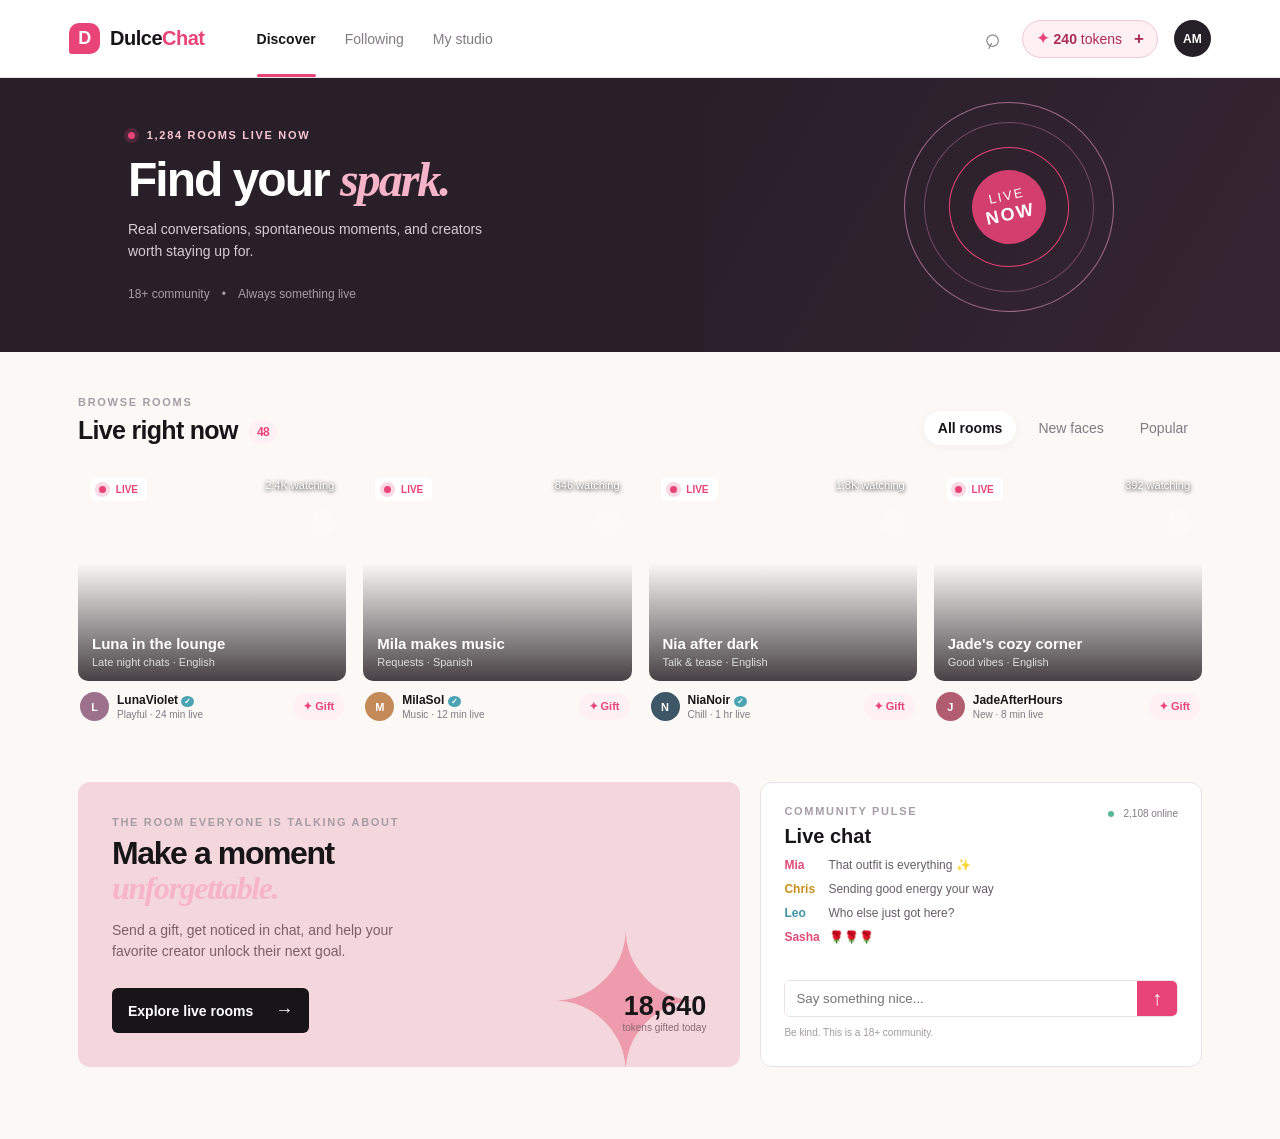
<file: index.html>
<!DOCTYPE html>
<html lang="en">
<head>
    <meta charset="UTF-8" />
    <meta name="viewport" content="width=device-width, initial-scale=1.0" />
    <meta name="description" content="DulceChat is a live creator community with private rooms, live chat, and token gifts." />
    <title>DulceChat | Live rooms</title>
    <link rel="stylesheet" href="bundle.css" />
</head>
<body>
    <header class="site-header">
        <a class="brand" href="index.html" aria-label="DulceChat home"><span class="brand-mark">D</span><span>Dulce<span>Chat</span></span></a>
        <nav class="main-nav" aria-label="Main navigation">
            <a class="active" href="#discover">Discover</a>
            <a href="#following">Following</a>
            <a href="dashboard.html">My studio</a>
        </nav>
        <div class="header-actions">
            <button class="icon-button" type="button" aria-label="Search">⌕</button>
            <button class="wallet-button" id="buyTokens" type="button"><span>✦</span> <strong id="tokenBalance">240</strong> tokens <b>+</b></button>
            <button class="avatar-button" type="button" aria-label="Open profile">AM</button>
        </div>
    </header>

    <main>
        <section class="hero" id="discover">
            <div class="hero-copy">
                <p class="eyebrow"><span class="pulse-dot"></span> 1,284 rooms live now</p>
                <h1>Find your <em>spark.</em></h1>
                <p class="hero-lede">Real conversations, spontaneous moments, and creators worth staying up for.</p>
                <div class="hero-meta"><span>18+ community</span><span>•</span><span>Always something live</span></div>
            </div>
            <div class="hero-art" aria-hidden="true"><span class="art-ring"></span><span class="art-label">LIVE<br /><b>NOW</b></span></div>
        </section>

        <section class="room-section" aria-labelledby="live-heading">
            <div class="section-heading">
                <div><p class="kicker">Browse rooms</p><h2 id="live-heading">Live right now <span class="count">48</span></h2></div>
                <div class="filters">
                    <button class="filter active" data-filter="all" type="button">All rooms</button>
                    <button class="filter" data-filter="new" type="button">New faces</button>
                    <button class="filter" data-filter="popular" type="button">Popular</button>
                </div>
            </div>
            <div class="room-grid" id="roomGrid">
                <article class="room-card featured-room" data-category="popular"><div class="room-image image-one"><span class="live-tag"><i></i> LIVE</span><span class="room-viewers">2.4K watching</span><button class="heart" type="button" aria-label="Favorite Luna">♡</button><div class="room-caption"><strong>Luna in the lounge</strong><span>Late night chats · English</span></div></div><div class="room-info"><div class="creator"><span class="creator-avatar avatar-luna">L</span><div><strong>LunaViolet <span class="verified">✓</span></strong><small>Playful · 24 min live</small></div></div><button class="mini-gift" data-creator="LunaViolet" type="button">✦ Gift</button></div></article>
                <article class="room-card" data-category="new"><div class="room-image image-two"><span class="live-tag"><i></i> LIVE</span><span class="room-viewers">846 watching</span><button class="heart" type="button" aria-label="Favorite Mila">♡</button><div class="room-caption"><strong>Mila makes music</strong><span>Requests · Spanish</span></div></div><div class="room-info"><div class="creator"><span class="creator-avatar avatar-mila">M</span><div><strong>MilaSol <span class="verified">✓</span></strong><small>Music · 12 min live</small></div></div><button class="mini-gift" data-creator="MilaSol" type="button">✦ Gift</button></div></article>
                <article class="room-card" data-category="popular"><div class="room-image image-three"><span class="live-tag"><i></i> LIVE</span><span class="room-viewers">1.8K watching</span><button class="heart" type="button" aria-label="Favorite Nia">♡</button><div class="room-caption"><strong>Nia after dark</strong><span>Talk &amp; tease · English</span></div></div><div class="room-info"><div class="creator"><span class="creator-avatar avatar-nia">N</span><div><strong>NiaNoir <span class="verified">✓</span></strong><small>Chill · 1 hr live</small></div></div><button class="mini-gift" data-creator="NiaNoir" type="button">✦ Gift</button></div></article>
                <article class="room-card" data-category="new"><div class="room-image image-four"><span class="live-tag"><i></i> LIVE</span><span class="room-viewers">392 watching</span><button class="heart" type="button" aria-label="Favorite Jade">♡</button><div class="room-caption"><strong>Jade's cozy corner</strong><span>Good vibes · English</span></div></div><div class="room-info"><div class="creator"><span class="creator-avatar avatar-jade">J</span><div><strong>JadeAfterHours</strong><small>New · 8 min live</small></div></div><button class="mini-gift" data-creator="JadeAfterHours" type="button">✦ Gift</button></div></article>
            </div>
        </section>

        <section class="content-layout" id="following">
            <div class="spotlight"><div><p class="kicker">The room everyone is talking about</p><h2>Make a moment<br /><em>unforgettable.</em></h2><p>Send a gift, get noticed in chat, and help your favorite creator unlock their next goal.</p><button class="primary-button" type="button" data-scroll="roomGrid">Explore live rooms <span>→</span></button></div><div class="spotlight-stat"><strong>18,640</strong><span>tokens gifted today</span></div></div>
            <aside class="chat-panel"><div class="chat-heading"><div><p class="kicker">Community pulse</p><h3>Live chat</h3></div><span class="online"><i></i> 2,108 online</span></div><div class="chat-messages" id="chatMessages"><p><b class="pink">Mia</b><span>That outfit is everything ✨</span></p><p><b class="gold">Chris</b><span>Sending good energy your way</span></p><p><b class="blue">Leo</b><span>Who else just got here?</span></p><p><b class="pink">Sasha</b><span>🌹🌹🌹</span></p></div><form class="chat-form" id="chatForm"><input id="chatInput" type="text" maxlength="80" placeholder="Say something nice..." autocomplete="off" /><button type="submit" aria-label="Send message">↑</button></form><p class="chat-note">Be kind. This is a 18+ community.</p></aside>
        </section>
    </main>

    <div class="toast" id="toast" role="status" aria-live="polite"></div>
    <script src="bundle.js"></script>
</body>
</html>
</file>
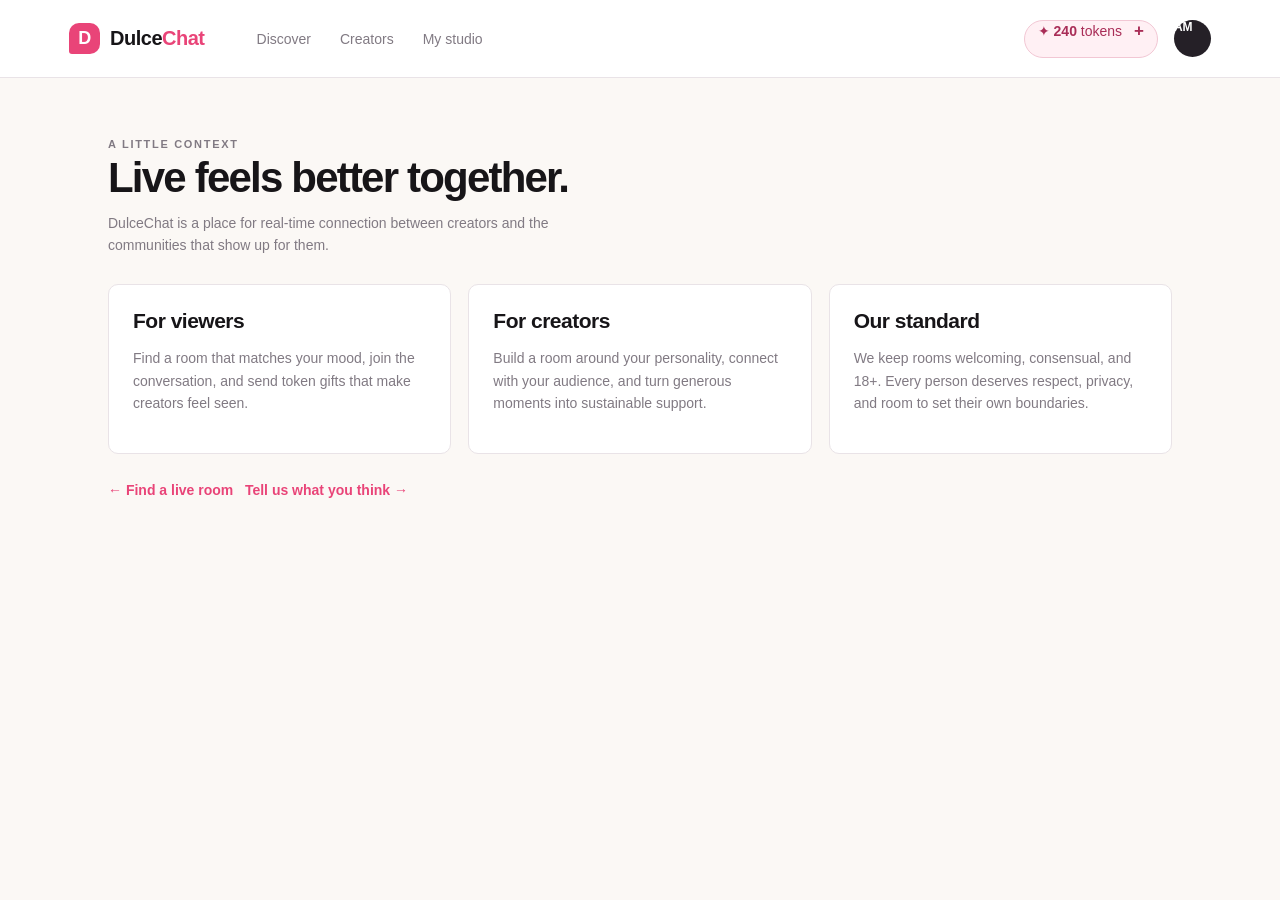
<file: about.html>
<!DOCTYPE html><html lang="en"><head><meta charset="UTF-8"><meta name="viewport" content="width=device-width,initial-scale=1"><title>About DulceChat</title><link rel="stylesheet" href="bundle.css"></head><body class="subpage"><header class="site-header nav-subpage"><a class="brand" href="index.html"><span class="brand-mark">D</span><span>Dulce<span>Chat</span></span></a><nav class="main-nav"><a href="index.html">Discover</a><a href="browser.html">Creators</a><a href="dashboard.html">My studio</a></nav><div class="header-actions"><a class="wallet-button" href="index.html">✦ <strong>240</strong> tokens <b>+</b></a><a class="avatar-button" href="profile.html">AM</a></div></header><main class="subpage-main"><div class="subpage-intro"><div><p class="kicker">A little context</p><h1>Live feels better together.</h1><p>DulceChat is a place for real-time connection between creators and the communities that show up for them.</p></div></div><div class="subpage-grid"><section class="surface"><h2>For viewers</h2><p>Find a room that matches your mood, join the conversation, and send token gifts that make creators feel seen.</p></section><section class="surface"><h2>For creators</h2><p>Build a room around your personality, connect with your audience, and turn generous moments into sustainable support.</p></section><section class="surface"><h2>Our standard</h2><p>We keep rooms welcoming, consensual, and 18+. Every person deserves respect, privacy, and room to set their own boundaries.</p></section></div><p style="margin-top:28px"><a class="back-link" href="index.html">← Find a live room</a> &nbsp; <a class="back-link" href="feedback.html">Tell us what you think →</a></p></main><script src="bundle.js"></script></body></html>
</file>
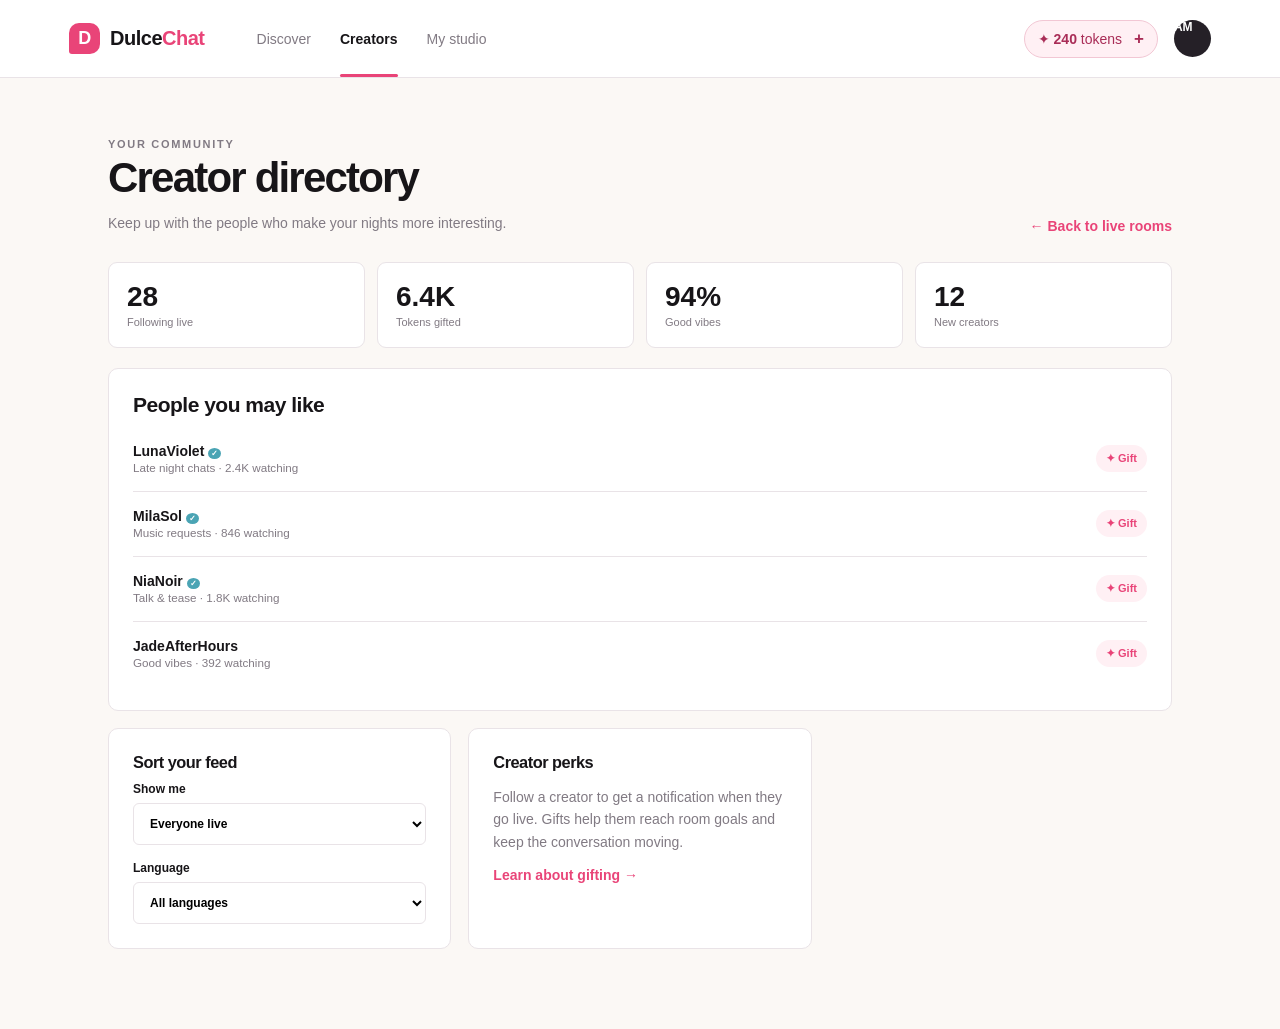
<file: browser.html>
<!DOCTYPE html><html lang="en"><head><meta charset="UTF-8"><meta name="viewport" content="width=device-width,initial-scale=1"><title>Discover creators | DulceChat</title><link rel="stylesheet" href="bundle.css"></head><body class="subpage"><header class="site-header nav-subpage"><a class="brand" href="index.html"><span class="brand-mark">D</span><span>Dulce<span>Chat</span></span></a><nav class="main-nav"><a href="index.html">Discover</a><a class="active" href="browser.html">Creators</a><a href="dashboard.html">My studio</a></nav><div class="header-actions"><button class="wallet-button" id="buyTokens" type="button">✦ <strong id="tokenBalance">240</strong> tokens <b>+</b></button><a class="avatar-button" href="profile.html">AM</a></div></header><main class="subpage-main"><div class="subpage-intro"><div><p class="kicker">Your community</p><h1>Creator directory</h1><p>Keep up with the people who make your nights more interesting.</p></div><a class="back-link" href="index.html">← Back to live rooms</a></div><div class="metric-grid"><div class="metric"><strong>28</strong><span>Following live</span></div><div class="metric"><strong>6.4K</strong><span>Tokens gifted</span></div><div class="metric"><strong>94%</strong><span>Good vibes</span></div><div class="metric"><strong>12</strong><span>New creators</span></div></div><div class="subpage-grid"><section class="surface surface-wide"><h2>People you may like</h2><div class="table-list"><div class="table-row"><div><strong>LunaViolet <span class="verified">✓</span></strong><small>Late night chats · 2.4K watching</small></div><button class="mini-gift" type="button">✦ Gift</button></div><div class="table-row"><div><strong>MilaSol <span class="verified">✓</span></strong><small>Music requests · 846 watching</small></div><button class="mini-gift" type="button">✦ Gift</button></div><div class="table-row"><div><strong>NiaNoir <span class="verified">✓</span></strong><small>Talk &amp; tease · 1.8K watching</small></div><button class="mini-gift" type="button">✦ Gift</button></div><div class="table-row"><div><strong>JadeAfterHours</strong><small>Good vibes · 392 watching</small></div><button class="mini-gift" type="button">✦ Gift</button></div></div></section><section class="surface"><h3>Sort your feed</h3><div class="form-stack"><label>Show me<select><option>Everyone live</option><option>People I follow</option><option>New creators</option></select></label><label>Language<select><option>All languages</option><option>English</option><option>Spanish</option></select></label></div></section><section class="surface"><h3>Creator perks</h3><p>Follow a creator to get a notification when they go live. Gifts help them reach room goals and keep the conversation moving.</p><a class="back-link" href="help.html">Learn about gifting →</a></section></div></main><div class="toast" id="toast"></div><script src="bundle.js"></script></body></html>
</file>
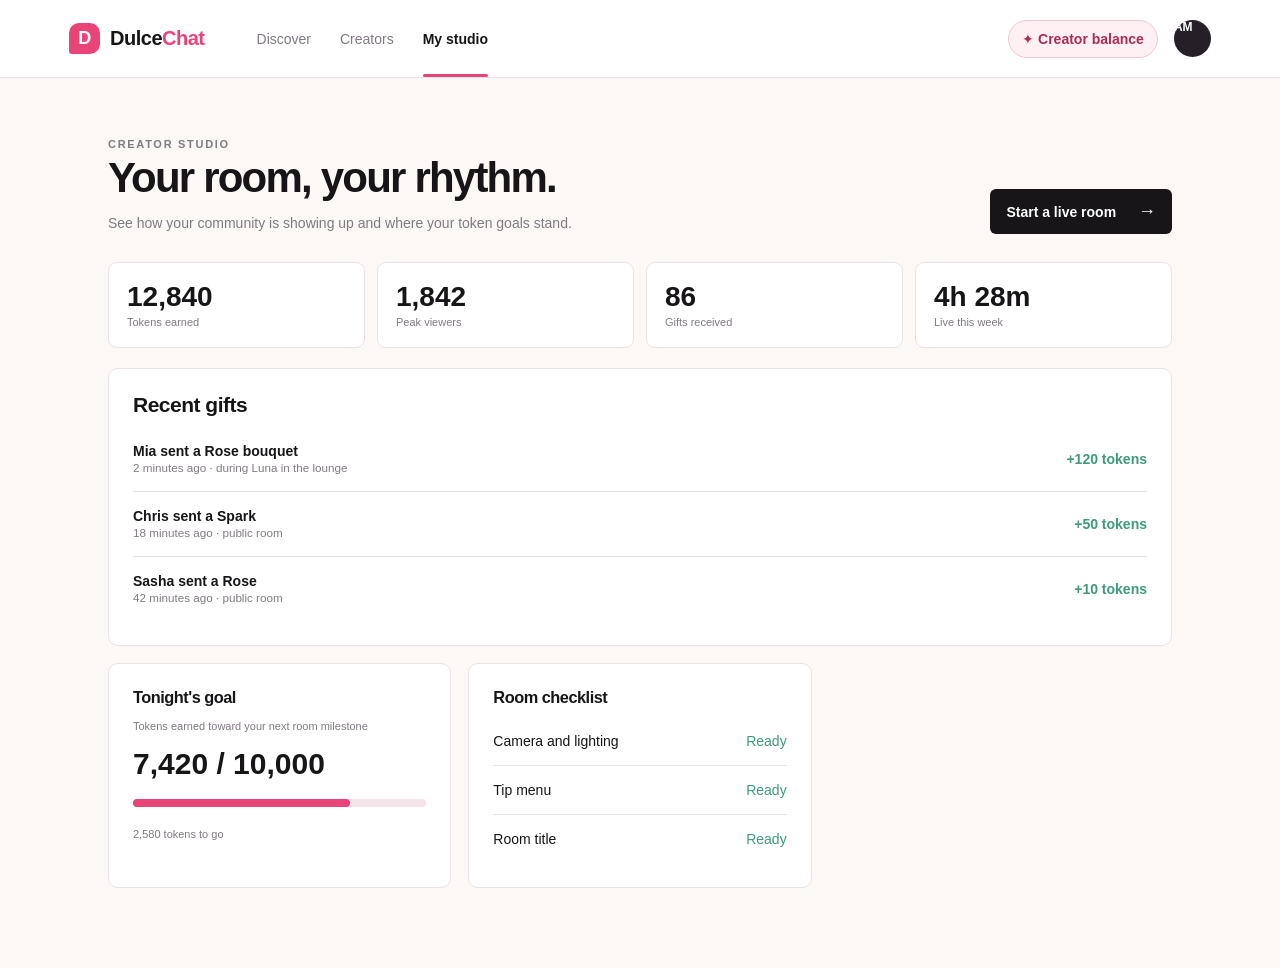
<file: dashboard.html>
<!DOCTYPE html><html lang="en"><head><meta charset="UTF-8"><meta name="viewport" content="width=device-width,initial-scale=1"><title>Creator studio | DulceChat</title><link rel="stylesheet" href="bundle.css"></head><body class="subpage"><header class="site-header nav-subpage"><a class="brand" href="index.html"><span class="brand-mark">D</span><span>Dulce<span>Chat</span></span></a><nav class="main-nav"><a href="index.html">Discover</a><a href="browser.html">Creators</a><a class="active" href="dashboard.html">My studio</a></nav><div class="header-actions"><button class="wallet-button" type="button">✦ <strong>Creator balance</strong></button><a class="avatar-button" href="profile.html">AM</a></div></header><main class="subpage-main"><div class="subpage-intro"><div><p class="kicker">Creator studio</p><h1>Your room, your rhythm.</h1><p>See how your community is showing up and where your token goals stand.</p></div><button class="primary-button" type="button">Start a live room <span>→</span></button></div><div class="metric-grid"><div class="metric"><strong>12,840</strong><span>Tokens earned</span></div><div class="metric"><strong>1,842</strong><span>Peak viewers</span></div><div class="metric"><strong>86</strong><span>Gifts received</span></div><div class="metric"><strong>4h 28m</strong><span>Live this week</span></div></div><div class="subpage-grid"><section class="surface surface-wide"><h2>Recent gifts</h2><div class="table-list"><div class="table-row"><div><strong>Mia sent a Rose bouquet</strong><small>2 minutes ago · during Luna in the lounge</small></div><strong class="positive">+120 tokens</strong></div><div class="table-row"><div><strong>Chris sent a Spark</strong><small>18 minutes ago · public room</small></div><strong class="positive">+50 tokens</strong></div><div class="table-row"><div><strong>Sasha sent a Rose</strong><small>42 minutes ago · public room</small></div><strong class="positive">+10 tokens</strong></div></div></section><section class="surface"><h3>Tonight's goal</h3><p class="muted-note">Tokens earned toward your next room milestone</p><strong style="font-size:30px">7,420 / 10,000</strong><div style="height:8px;background:#f4e4e9;border-radius:8px;margin:18px 0"><div style="width:74%;height:100%;background:#e94478;border-radius:8px"></div></div><small class="muted-note">2,580 tokens to go</small></section><section class="surface"><h3>Room checklist</h3><div class="table-list"><div class="table-row"><span>Camera and lighting</span><span class="positive">Ready</span></div><div class="table-row"><span>Tip menu</span><span class="positive">Ready</span></div><div class="table-row"><span>Room title</span><span class="positive">Ready</span></div></div></section></div></main><script src="bundle.js"></script></body></html>
</file>
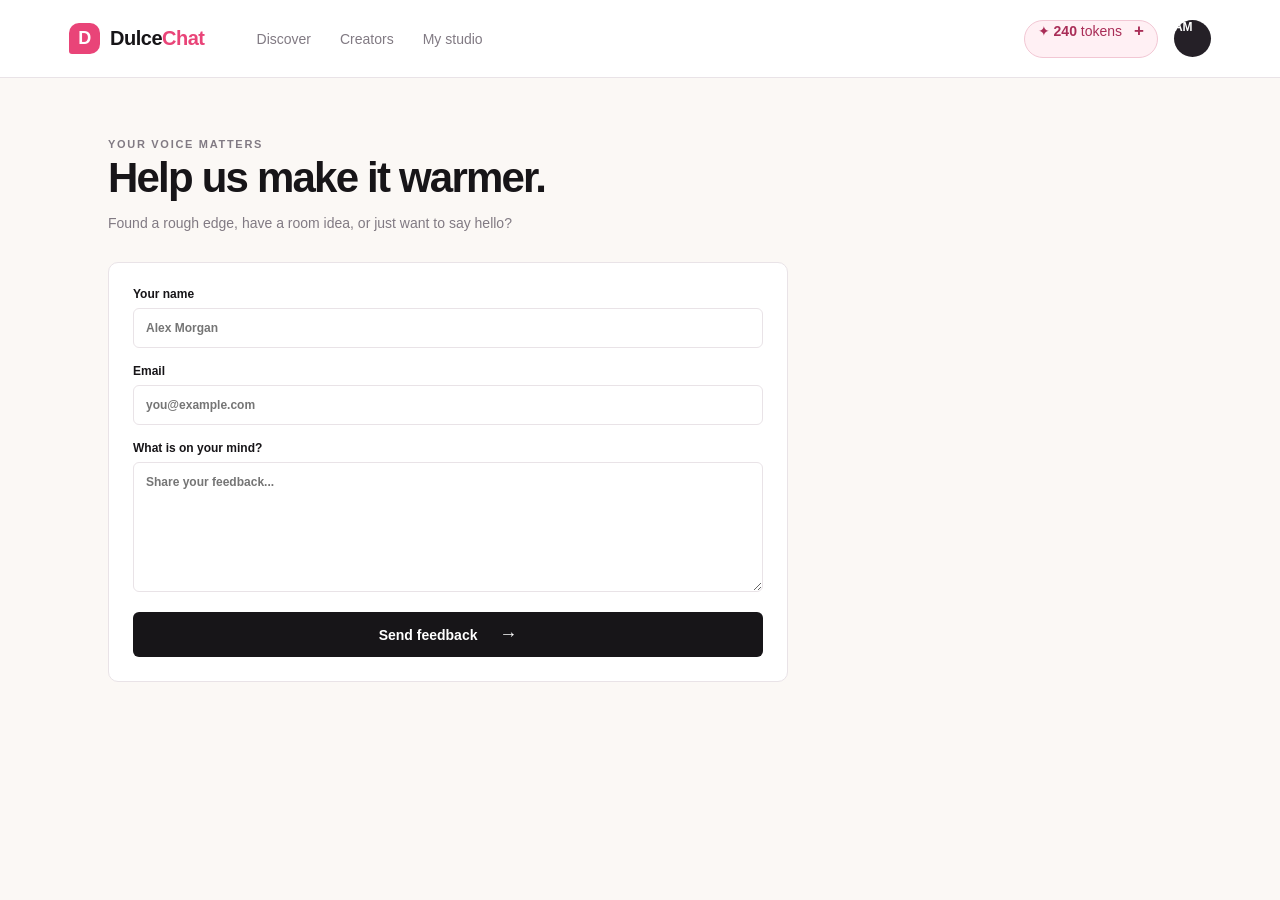
<file: feedback.html>
<!DOCTYPE html><html lang="en"><head><meta charset="UTF-8"><meta name="viewport" content="width=device-width,initial-scale=1"><title>Feedback | DulceChat</title><link rel="stylesheet" href="bundle.css"></head><body class="subpage"><header class="site-header nav-subpage"><a class="brand" href="index.html"><span class="brand-mark">D</span><span>Dulce<span>Chat</span></span></a><nav class="main-nav"><a href="index.html">Discover</a><a href="browser.html">Creators</a><a href="dashboard.html">My studio</a></nav><div class="header-actions"><a class="wallet-button" href="index.html">✦ <strong>240</strong> tokens <b>+</b></a><a class="avatar-button" href="profile.html">AM</a></div></header><main class="subpage-main"><div class="subpage-intro"><div><p class="kicker">Your voice matters</p><h1>Help us make it warmer.</h1><p>Found a rough edge, have a room idea, or just want to say hello?</p></div></div><section class="surface" style="max-width:680px"><form class="form-stack"><label>Your name<input type="text" placeholder="Alex Morgan"></label><label>Email<input type="email" placeholder="you@example.com"></label><label>What is on your mind?<textarea placeholder="Share your feedback..."></textarea></label><button class="primary-button full" type="submit">Send feedback <span>→</span></button></form></section></main><script src="bundle.js"></script></body></html>
</file>
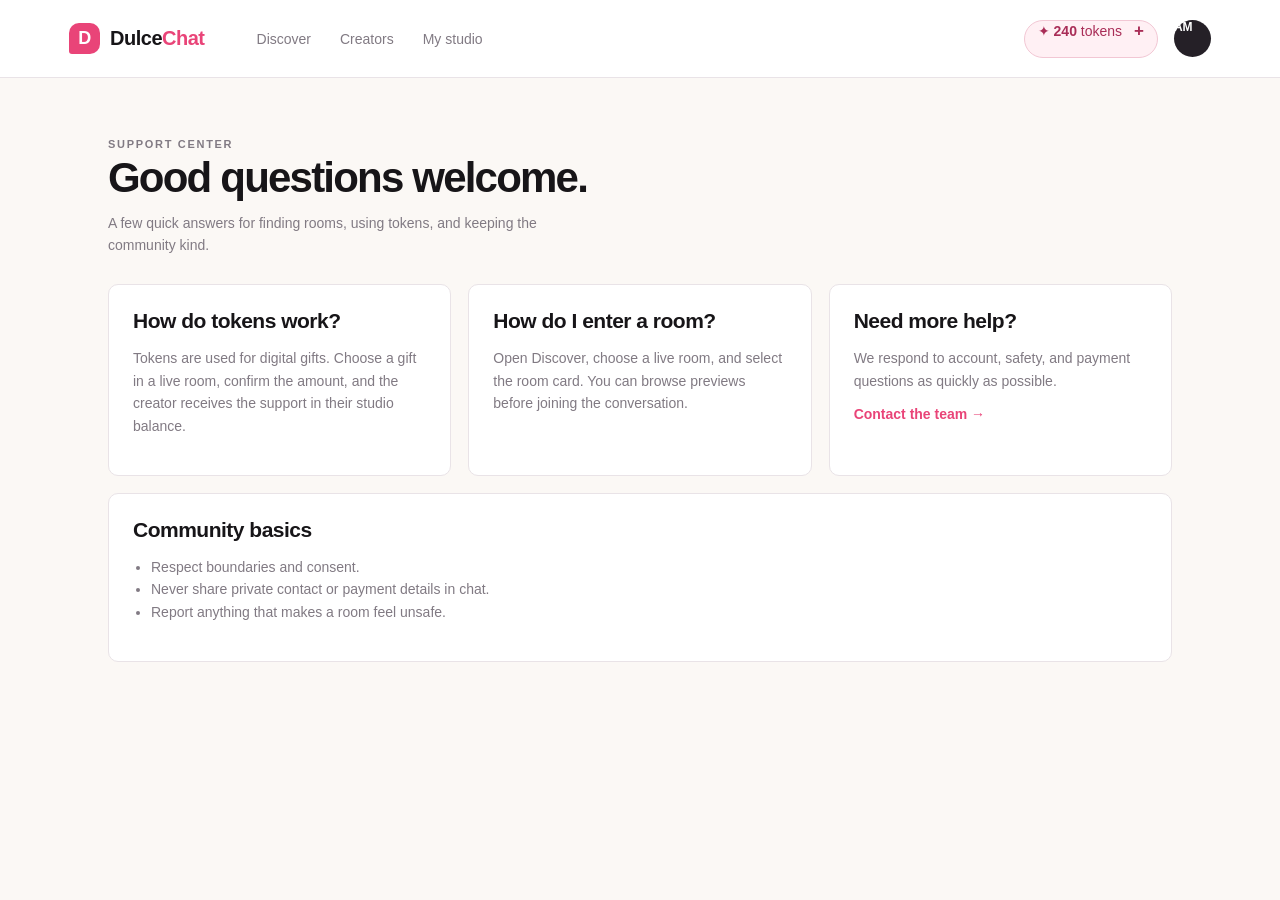
<file: help.html>
<!DOCTYPE html><html lang="en"><head><meta charset="UTF-8"><meta name="viewport" content="width=device-width,initial-scale=1"><title>Help | DulceChat</title><link rel="stylesheet" href="bundle.css"></head><body class="subpage"><header class="site-header nav-subpage"><a class="brand" href="index.html"><span class="brand-mark">D</span><span>Dulce<span>Chat</span></span></a><nav class="main-nav"><a href="index.html">Discover</a><a href="browser.html">Creators</a><a href="dashboard.html">My studio</a></nav><div class="header-actions"><a class="wallet-button" href="index.html">✦ <strong>240</strong> tokens <b>+</b></a><a class="avatar-button" href="profile.html">AM</a></div></header><main class="subpage-main"><div class="subpage-intro"><div><p class="kicker">Support center</p><h1>Good questions welcome.</h1><p>A few quick answers for finding rooms, using tokens, and keeping the community kind.</p></div></div><div class="subpage-grid"><section class="surface"><h2>How do tokens work?</h2><p>Tokens are used for digital gifts. Choose a gift in a live room, confirm the amount, and the creator receives the support in their studio balance.</p></section><section class="surface"><h2>How do I enter a room?</h2><p>Open Discover, choose a live room, and select the room card. You can browse previews before joining the conversation.</p></section><section class="surface"><h2>Need more help?</h2><p>We respond to account, safety, and payment questions as quickly as possible.</p><a class="back-link" href="feedback.html">Contact the team →</a></section><section class="surface surface-wide"><h2>Community basics</h2><ul><li>Respect boundaries and consent.</li><li>Never share private contact or payment details in chat.</li><li>Report anything that makes a room feel unsafe.</li></ul></section></div></main><script src="bundle.js"></script></body></html>
</file>
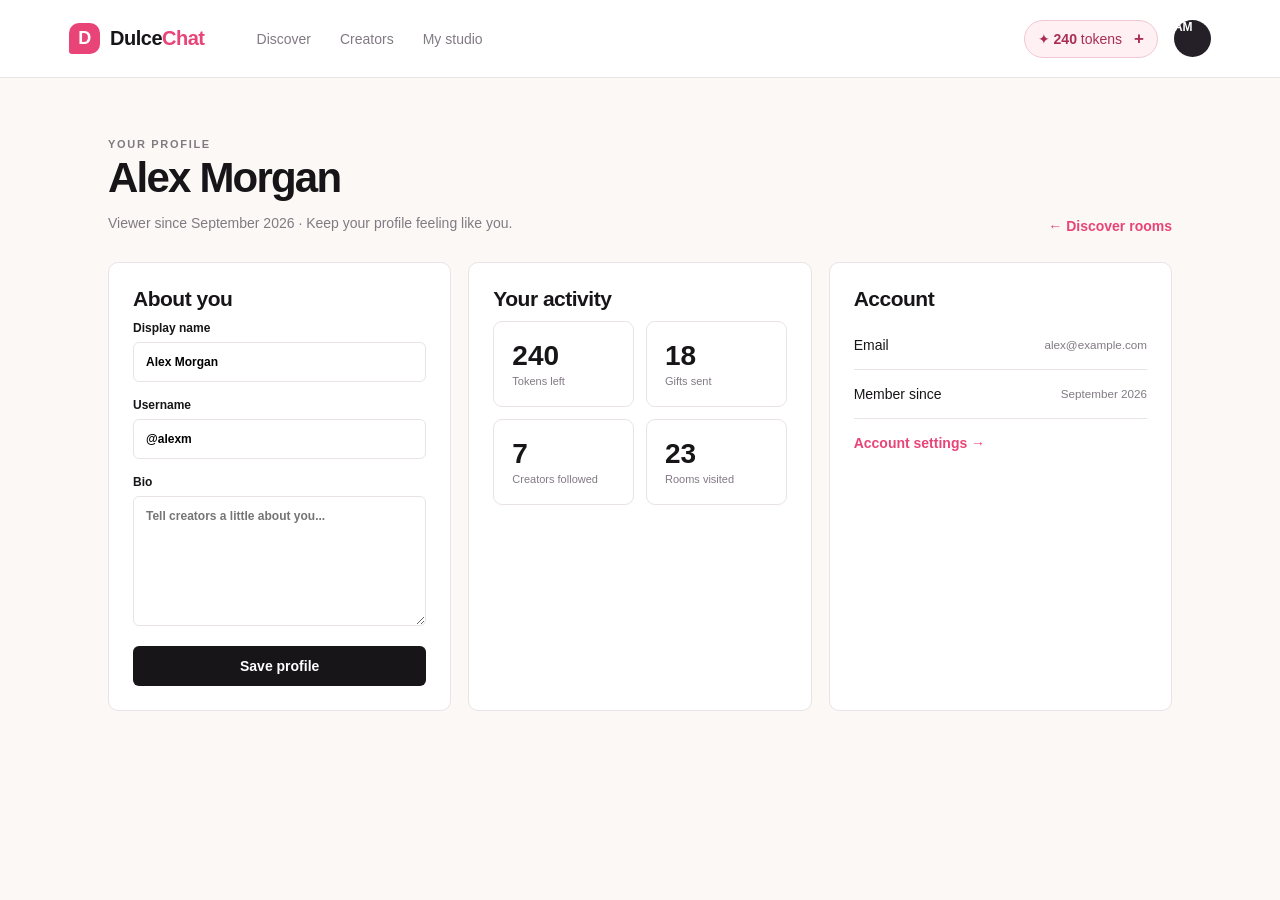
<file: profile.html>
<!DOCTYPE html><html lang="en"><head><meta charset="UTF-8"><meta name="viewport" content="width=device-width,initial-scale=1"><title>Profile | DulceChat</title><link rel="stylesheet" href="bundle.css"></head><body class="subpage"><header class="site-header nav-subpage"><a class="brand" href="index.html"><span class="brand-mark">D</span><span>Dulce<span>Chat</span></span></a><nav class="main-nav"><a href="index.html">Discover</a><a href="browser.html">Creators</a><a href="dashboard.html">My studio</a></nav><div class="header-actions"><button class="wallet-button" type="button">✦ <strong>240</strong> tokens <b>+</b></button><a class="avatar-button" href="profile.html">AM</a></div></header><main class="subpage-main"><div class="subpage-intro"><div><p class="kicker">Your profile</p><h1>Alex Morgan</h1><p>Viewer since September 2026 · Keep your profile feeling like you.</p></div><a class="back-link" href="index.html">← Discover rooms</a></div><div class="subpage-grid"><section class="surface"><h2>About you</h2><form class="form-stack"><label>Display name<input value="Alex Morgan"></label><label>Username<input value="@alexm"></label><label>Bio<textarea placeholder="Tell creators a little about you..."></textarea></label><button class="primary-button full" type="submit">Save profile</button></form></section><section class="surface"><h2>Your activity</h2><div class="metric-grid" style="grid-template-columns:repeat(2,1fr)"><div class="metric"><strong>240</strong><span>Tokens left</span></div><div class="metric"><strong>18</strong><span>Gifts sent</span></div><div class="metric"><strong>7</strong><span>Creators followed</span></div><div class="metric"><strong>23</strong><span>Rooms visited</span></div></div></section><section class="surface"><h2>Account</h2><div class="table-list"><div class="table-row"><span>Email</span><small>alex@example.com</small></div><div class="table-row"><span>Member since</span><small>September 2026</small></div><div class="table-row"><a class="back-link" href="settings.html">Account settings →</a></div></div></section></div></main><script src="bundle.js"></script></body></html>
</file>
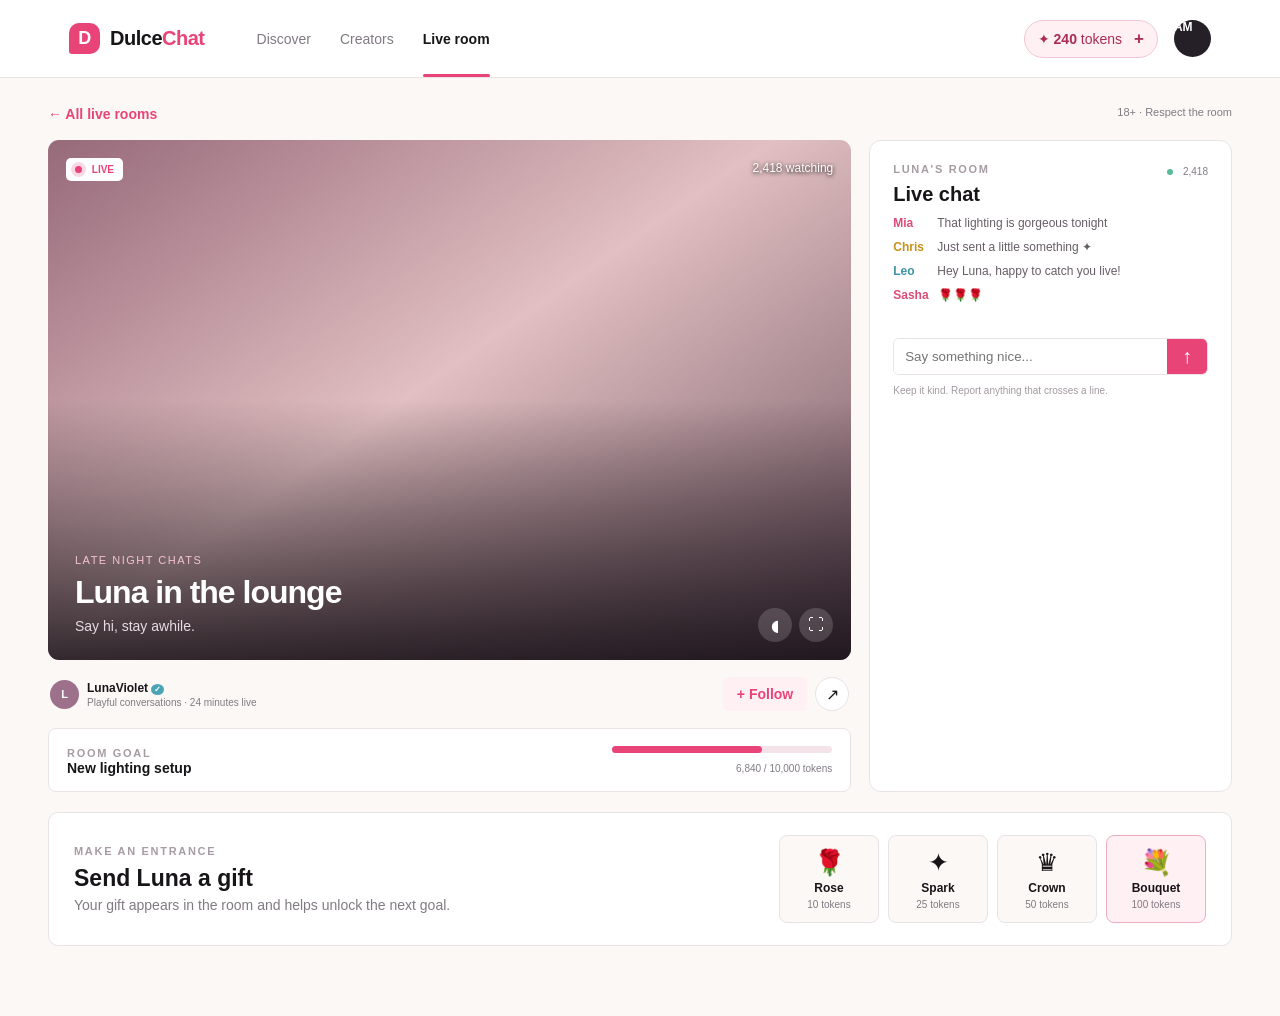
<file: room.html>
<!DOCTYPE html>
<html lang="en">
<head>
    <meta charset="UTF-8" />
    <meta name="viewport" content="width=device-width, initial-scale=1.0" />
    <title>LunaViolet live | DulceChat</title>
    <link rel="stylesheet" href="bundle.css" />
</head>
<body class="subpage room-page">
    <header class="site-header nav-subpage">
        <a class="brand" href="index.html"><span class="brand-mark">D</span><span>Dulce<span>Chat</span></span></a>
        <nav class="main-nav"><a href="index.html">Discover</a><a href="browser.html">Creators</a><a class="active" href="room.html">Live room</a></nav>
        <div class="header-actions"><button class="wallet-button" id="buyTokens" type="button">✦ <strong id="tokenBalance">240</strong> tokens <b>+</b></button><a class="avatar-button" href="profile.html">AM</a></div>
    </header>
    <main class="room-main">
        <div class="room-topline"><a class="back-link" href="index.html">← All live rooms</a><span class="room-safety">18+ · Respect the room</span></div>
        <div class="room-layout">
            <section class="stream-stage">
                <div class="stage-media"><span class="live-tag"><i></i> LIVE</span><span class="stage-viewers">2,418 watching</span><div class="stage-copy"><p>Late night chats</p><h1>Luna in the lounge</h1><span>Say hi, stay awhile.</span></div><div class="stage-controls"><button type="button" aria-label="Mute room audio">◖</button><button type="button" aria-label="Enter fullscreen">⛶</button></div></div>
                <div class="creator-bar"><div class="creator"><span class="creator-avatar avatar-luna large-avatar">L</span><div><strong>LunaViolet <span class="verified">✓</span></strong><small>Playful conversations · 24 minutes live</small></div></div><div class="creator-actions"><button class="follow-button" id="followButton" type="button">+ Follow</button><button class="share-button" type="button" aria-label="Share room">↗</button></div></div>
                <div class="goal-bar"><div><span class="kicker">Room goal</span><strong>New lighting setup</strong></div><div class="goal-progress"><div><span style="width:68%"></span></div><small>6,840 / 10,000 tokens</small></div></div>
            </section>
            <aside class="room-chat chat-panel"><div class="chat-heading"><div><p class="kicker">Luna's room</p><h3>Live chat</h3></div><span class="online"><i></i> 2,418</span></div><div class="chat-messages" id="chatMessages"><p><b class="pink">Mia</b><span>That lighting is gorgeous tonight</span></p><p><b class="gold">Chris</b><span>Just sent a little something ✦</span></p><p><b class="blue">Leo</b><span>Hey Luna, happy to catch you live!</span></p><p><b class="pink">Sasha</b><span>🌹🌹🌹</span></p></div><form class="chat-form" id="chatForm"><input id="chatInput" type="text" maxlength="80" placeholder="Say something nice..." autocomplete="off" /><button type="submit" aria-label="Send message">↑</button></form><p class="chat-note">Keep it kind. Report anything that crosses a line.</p></aside>
        </div>
        <section class="gift-section"><div><p class="kicker">Make an entrance</p><h2>Send Luna a gift</h2><p class="gift-subtitle">Your gift appears in the room and helps unlock the next goal.</p></div><div class="gift-grid"><button class="gift-option" data-cost="10" data-gift="Rose" type="button"><span>🌹</span><strong>Rose</strong><small>10 tokens</small></button><button class="gift-option" data-cost="25" data-gift="Spark" type="button"><span>✦</span><strong>Spark</strong><small>25 tokens</small></button><button class="gift-option" data-cost="50" data-gift="Crown" type="button"><span>♛</span><strong>Crown</strong><small>50 tokens</small></button><button class="gift-option gift-featured" data-cost="100" data-gift="Bouquet" type="button"><span>💐</span><strong>Bouquet</strong><small>100 tokens</small></button></div></section>
    </main>
    <div class="toast" id="toast" role="status" aria-live="polite"></div>
    <script src="bundle.js"></script>
</body>
</html>
</file>
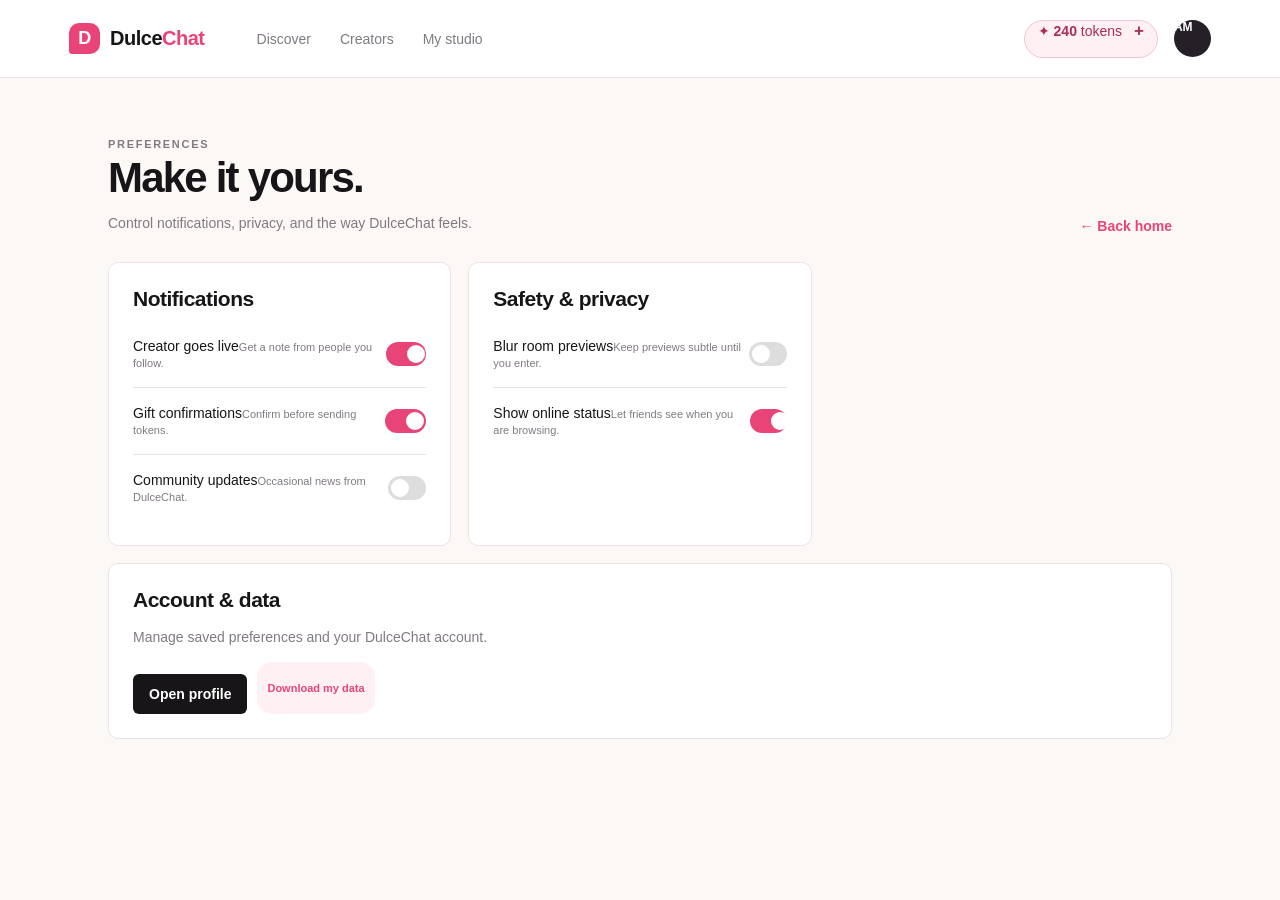
<file: settings.html>
<!DOCTYPE html><html lang="en"><head><meta charset="UTF-8"><meta name="viewport" content="width=device-width,initial-scale=1"><title>Settings | DulceChat</title><link rel="stylesheet" href="bundle.css"></head><body class="subpage"><header class="site-header nav-subpage"><a class="brand" href="index.html"><span class="brand-mark">D</span><span>Dulce<span>Chat</span></span></a><nav class="main-nav"><a href="index.html">Discover</a><a href="browser.html">Creators</a><a href="dashboard.html">My studio</a></nav><div class="header-actions"><a class="wallet-button" href="index.html">✦ <strong>240</strong> tokens <b>+</b></a><a class="avatar-button" href="profile.html">AM</a></div></header><main class="subpage-main"><div class="subpage-intro"><div><p class="kicker">Preferences</p><h1>Make it yours.</h1><p>Control notifications, privacy, and the way DulceChat feels.</p></div><a class="back-link" href="index.html">← Back home</a></div><div class="subpage-grid"><section class="surface"><h2>Notifications</h2><div class="toggle-row"><span>Creator goes live<small class="muted-note">Get a note from people you follow.</small></span><button class="toggle on" type="button" aria-label="Toggle creator notifications"></button></div><div class="toggle-row"><span>Gift confirmations<small class="muted-note">Confirm before sending tokens.</small></span><button class="toggle on" type="button" aria-label="Toggle gift confirmations"></button></div><div class="toggle-row"><span>Community updates<small class="muted-note">Occasional news from DulceChat.</small></span><button class="toggle" type="button" aria-label="Toggle community updates"></button></div></section><section class="surface"><h2>Safety &amp; privacy</h2><div class="toggle-row"><span>Blur room previews<small class="muted-note">Keep previews subtle until you enter.</small></span><button class="toggle" type="button" aria-label="Toggle blurred previews"></button></div><div class="toggle-row"><span>Show online status<small class="muted-note">Let friends see when you are browsing.</small></span><button class="toggle on" type="button" aria-label="Toggle online status"></button></div></section><section class="surface surface-wide"><h2>Account &amp; data</h2><p>Manage saved preferences and your DulceChat account.</p><div style="display:flex;gap:10px;flex-wrap:wrap"><a class="primary-button" href="profile.html">Open profile</a><button class="mini-gift" type="button">Download my data</button></div></section></div></main><script src="bundle.js"></script></body></html>
</file>
<file: bundle.css>
.room-main{max-width:1240px;margin:0 auto;padding:28px 28px 70px}.room-topline{display:flex;justify-content:space-between;margin-bottom:18px}.room-safety{font-size:11px;color:var(--muted)}.room-layout{display:grid;grid-template-columns:minmax(0,1.55fr) minmax(300px,.7fr);gap:18px}.stream-stage{min-width:0}.stage-media{height:520px;border-radius:11px;position:relative;overflow:hidden;background:linear-gradient(145deg,#7e465b,#d09aa0 47%,#4a2939);background-image:linear-gradient(145deg,#7e465bcc,#d09aa099 47%,#4a2939cc),url('https://images.unsplash.com/photo-1531123897727-8f129e1688ce?auto=format&fit=crop&w=1100&q=85');background-position:center;background-size:cover}.stage-media:after{content:'';position:absolute;inset:50% 0 0;background:linear-gradient(transparent,#140e14d9)}.stage-media .live-tag{top:18px;left:18px}.stage-viewers{position:absolute;top:21px;right:18px;color:#fff;font-size:12px;z-index:1;text-shadow:0 1px 4px #000}.stage-copy{position:absolute;bottom:26px;left:27px;color:#fff;z-index:1}.stage-copy p{font-size:11px;text-transform:uppercase;letter-spacing:1.5px;color:#f6c2d1;margin:0 0 8px}.stage-copy h1{font-size:32px;letter-spacing:-1px;margin:0 0 7px}.stage-copy span{color:#e6dce1}.stage-controls{position:absolute;right:18px;bottom:18px;z-index:2;display:flex;gap:7px}.stage-controls button,.share-button{background:#ffffff29;color:#fff;width:34px;height:34px;border-radius:50%;font-size:16px}.creator-bar{display:flex;justify-content:space-between;align-items:center;padding:17px 2px}.large-avatar{width:42px;height:42px;font-size:15px}.creator-actions{display:flex;gap:8px}.follow-button{color:var(--pink);background:var(--pink-soft);padding:9px 14px;border-radius:5px;font-weight:700}.share-button{color:var(--ink);background:#fff;border:1px solid var(--line)}.goal-bar{background:#fff;border:1px solid var(--line);border-radius:8px;padding:15px 18px;display:flex;justify-content:space-between;align-items:center}.goal-bar .kicker{margin:0 0 4px}.goal-bar strong{display:block}.goal-progress{text-align:right;min-width:220px}.goal-progress>div{height:7px;background:#f4e4e9;border-radius:8px;margin-bottom:6px}.goal-progress>div span{display:block;height:100%;background:var(--pink);border-radius:8px}.goal-progress small{color:var(--muted);font-size:10px}.room-chat{min-height:600px}.gift-section{background:#fff;border:1px solid var(--line);border-radius:10px;margin-top:20px;padding:22px 25px;display:flex;align-items:center;justify-content:space-between;gap:20px}.gift-section h2{margin:0 0 5px;font-size:23px}.gift-subtitle{color:var(--muted);margin:0}.gift-grid{display:grid;grid-template-columns:repeat(4,100px);gap:9px}.gift-option{background:var(--cream);border:1px solid var(--line);border-radius:8px;padding:12px 8px;display:grid;gap:4px;text-align:center;color:var(--ink)}.gift-option span{font-size:25px}.gift-option strong{font-size:12px}.gift-option small{font-size:10px;color:var(--muted)}.gift-option:hover,.gift-featured{border-color:#efadc1;background:var(--pink-soft)}@media(max-width:800px){.room-layout{grid-template-columns:1fr}.room-chat{min-height:350px}.stage-media{height:390px}.gift-section{display:block}.gift-grid{margin-top:18px;grid-template-columns:repeat(4,1fr)}}@media(max-width:500px){.room-main{padding:20px 15px 50px}.stage-media{height:330px}.stage-copy h1{font-size:25px}.goal-bar{display:block}.goal-progress{text-align:left;margin-top:14px}.gift-grid{grid-template-columns:repeat(2,1fr)}}
@import url('https://fonts.googleapis.com/css2?family=DM+Sans:wght@400;500;600;700&family=Playfair+Display:ital,wght@0,600;1,600;1,700&display=swap');
:root{--ink:#171518;--muted:#817a83;--line:#e9e3e7;--pink:#e94478;--pink-soft:#fff0f4;--yellow:#f7c64b;--cream:#fbf8f5;--white:#fff}*{box-sizing:border-box}body{margin:0;background:var(--cream);color:var(--ink);font:14px 'DM Sans',sans-serif}button,a{font:inherit}button{cursor:pointer;border:0}a{color:inherit;text-decoration:none}.site-header{height:78px;background:#fff;display:flex;align-items:center;padding:0 5.4vw;border-bottom:1px solid var(--line);gap:52px;position:sticky;top:0;z-index:5}.brand{display:flex;align-items:center;gap:10px;font-size:20px;font-weight:700;letter-spacing:-.5px}.brand>span:last-child span{color:var(--pink)}.brand-mark{display:grid;place-items:center;color:#fff;background:var(--pink);width:31px;height:31px;border-radius:10px 10px 10px 3px;font-weight:700;font-size:18px}.main-nav{display:flex;gap:29px;color:var(--muted);height:100%;align-items:center}.main-nav a{height:100%;display:flex;align-items:center;position:relative}.main-nav a.active{color:var(--ink);font-weight:600}.main-nav a.active:after{content:'';position:absolute;bottom:0;left:0;right:0;height:3px;background:var(--pink);border-radius:3px}.header-actions{margin-left:auto;display:flex;align-items:center;gap:16px}.icon-button{font-size:27px;background:transparent;line-height:1;color:var(--muted);transform:rotate(-20deg)}.wallet-button{height:38px;border:1px solid #f2c7d4;background:var(--pink-soft);border-radius:20px;padding:0 13px;color:#a92d57}.wallet-button span{color:var(--pink);font-size:17px}.wallet-button b{font-size:17px;margin-left:8px}.avatar-button{background:#252027;color:#fff;border-radius:50%;width:37px;height:37px;font-weight:600;font-size:12px}.hero{min-height:274px;background:#281f29;color:#fff;display:flex;align-items:center;padding:46px 10vw;position:relative;overflow:hidden}.hero:after{content:'';position:absolute;right:0;top:0;width:45%;height:100%;background:linear-gradient(120deg,transparent,#3b2735);opacity:.7}.hero-copy{position:relative;z-index:1}.eyebrow,.kicker{font-size:11px;text-transform:uppercase;letter-spacing:1.7px;font-weight:700;margin:0 0 14px}.eyebrow{color:#f7c5d2}.pulse-dot,.online i,.live-tag i{display:inline-block;background:var(--pink);width:7px;height:7px;border-radius:50%;margin-right:7px;box-shadow:0 0 0 4px #e9447833}.hero h1{font-size:48px;line-height:1.03;letter-spacing:-2px;margin:0 0 13px}.hero h1 em,.spotlight h2 em{font-family:'Playfair Display',serif;color:#f7b4c8}.hero-lede{max-width:390px;color:#d6cdd4;line-height:1.6;margin:0}.hero-meta{margin-top:24px;font-size:12px;color:#a99da7;display:flex;gap:12px}.hero-art{position:absolute;right:13%;top:24px;width:210px;height:210px;border:1px solid #a16a88;border-radius:50%;z-index:1;transform:rotate(-12deg)}.hero-art:before,.hero-art:after{content:'';position:absolute;border:1px solid #744963;border-radius:50%}.hero-art:before{inset:19px}.hero-art:after{inset:44px;border-color:#e94478}.art-ring{position:absolute;inset:67px;background:#e94478;border-radius:50%;opacity:.88}.art-label{position:absolute;z-index:2;inset:0;display:grid;place-content:center;text-align:center;font-size:13px;line-height:1.2;letter-spacing:2px}.art-label b{font-size:18px}.room-section{max-width:1180px;margin:0 auto;padding:44px 28px 25px}.section-heading{display:flex;align-items:end;justify-content:space-between;margin-bottom:21px}.kicker{color:#a69ca4;margin-bottom:8px}.section-heading h2{font-size:25px;letter-spacing:-.7px;margin:0}.count{font-size:12px;color:var(--pink);background:var(--pink-soft);padding:5px 8px;border-radius:20px;vertical-align:middle;margin-left:5px}.filters{display:flex;gap:8px}.filter{padding:9px 14px;border-radius:18px;background:transparent;color:var(--muted)}.filter.active{background:#fff;color:var(--ink);box-shadow:0 2px 10px #2b17200b;font-weight:600}.room-grid{display:grid;grid-template-columns:repeat(4,1fr);gap:17px}.room-card{min-width:0}.room-image{height:215px;border-radius:10px;position:relative;overflow:hidden;background-size:cover;background-position:center}.image-one{background-image:url('https://images.unsplash.com/photo-1534528741775-53994a69daeb?auto=format&fit=crop&w=700&q=85')}.image-two{background-image:url('https://images.unsplash.com/photo-1524504388940-b1c1722653e1?auto=format&fit=crop&w=700&q=85')}.image-three{background-image:url('https://images.unsplash.com/photo-1529139574466-a303027c1d8b?auto=format&fit=crop&w=700&q=85')}.image-four{background-image:url('https://images.unsplash.com/photo-1488426862026-3ee34a7d66df?auto=format&fit=crop&w=700&q=85')}.room-image:after{content:'';position:absolute;inset:45% 0 0;background:linear-gradient(transparent,#171016c9)}.live-tag,.room-viewers,.heart,.room-caption{position:absolute;z-index:1}.live-tag{top:12px;left:12px;background:#fff;color:var(--pink);padding:6px 9px;border-radius:5px;font-weight:700;font-size:10px}.room-viewers{top:13px;right:12px;color:#fff;font-size:11px;text-shadow:0 1px 4px #000}.heart{top:41px;right:9px;background:#ffffff2e;color:#fff;border-radius:50%;font-size:22px;width:30px;height:30px}.room-caption{bottom:13px;left:14px;color:#fff;display:grid;gap:4px}.room-caption strong{font-size:15px}.room-caption span{font-size:11px;color:#ddd}.room-info{display:flex;justify-content:space-between;align-items:center;padding:11px 2px}.creator{display:flex;gap:8px;align-items:center;min-width:0}.creator-avatar{display:grid;place-items:center;border-radius:50%;height:29px;width:29px;color:#fff;font-size:11px;font-weight:700}.avatar-luna{background:#9d718c}.avatar-mila{background:#c48a58}.avatar-nia{background:#3d5766}.avatar-jade{background:#b25c6f}.creator strong,.creator small{display:block}.creator strong{font-size:12px;white-space:nowrap;overflow:hidden;text-overflow:ellipsis}.creator small{color:var(--muted);font-size:10px;margin-top:2px}.verified{background:#4aa4b4;color:#fff;border-radius:50%;font-size:8px;padding:1px 3px}.mini-gift{color:var(--pink);background:var(--pink-soft);border-radius:15px;padding:7px 10px;font-size:11px;font-weight:700}.content-layout{max-width:1180px;margin:0 auto;padding:25px 28px 72px;display:grid;grid-template-columns:1.5fr 1fr;gap:20px}.spotlight{background:#f4d7dc;border-radius:12px;min-height:270px;padding:34px;display:flex;justify-content:space-between;overflow:hidden;position:relative}.spotlight:after{content:'✦';position:absolute;right:35px;bottom:-32px;color:#ed9bad;font-size:190px;line-height:1}.spotlight h2{font-size:32px;letter-spacing:-1.4px;line-height:1.1;margin:0 0 11px;position:relative;z-index:1}.spotlight>div:first-child>p:not(.kicker){color:#7c5f67;max-width:310px;line-height:1.5;position:relative;z-index:1}.primary-button{margin-top:12px;background:var(--ink);color:#fff;border-radius:6px;padding:12px 16px;font-weight:600;position:relative;z-index:2}.primary-button span{margin-left:18px;font-size:18px}.spotlight-stat{align-self:end;display:grid;z-index:1;text-align:right}.spotlight-stat strong{font-size:27px}.spotlight-stat span{font-size:10px;color:#8a6770}.chat-panel{background:#fff;border-radius:12px;padding:22px 23px;border:1px solid var(--line);min-height:270px}.chat-heading{display:flex;justify-content:space-between;align-items:start}.chat-heading h3{font-size:20px;margin:0}.online{font-size:10px;color:var(--muted);padding-top:3px}.online i{background:#5ab99a;box-shadow:none;width:6px;height:6px}.chat-messages{height:132px;padding:10px 0;display:grid;align-content:start;gap:10px;overflow:hidden}.chat-messages p{display:flex;gap:9px;margin:0;font-size:12px}.chat-messages b{min-width:35px}.pink{color:#df4b78}.gold{color:#c8901b}.blue{color:#3e94a5}.chat-messages span{color:#665e66}.chat-form{display:flex;border:1px solid var(--line);height:37px;border-radius:6px;overflow:hidden}.chat-form input{border:0;outline:0;padding:0 11px;flex:1;min-width:0;color:var(--ink)}.chat-form button{width:40px;background:var(--pink);color:#fff;font-size:20px}.chat-note{font-size:10px;color:#a29aa1;margin:10px 0 0}.toast{position:fixed;bottom:24px;left:50%;transform:translate(-50%,20px);background:#28202a;color:#fff;padding:12px 18px;border-radius:7px;opacity:0;pointer-events:none;transition:.25s;z-index:10;font-size:12px}.toast.show{opacity:1;transform:translate(-50%,0)}@media(max-width:900px){.site-header{padding:0 20px;gap:22px}.main-nav{gap:15px}.hero{padding:38px 7vw}.hero-art{right:5%}.room-grid{grid-template-columns:repeat(2,1fr)}.content-layout{grid-template-columns:1fr}}@media(max-width:600px){.site-header{height:64px}.main-nav{display:none}.header-actions{gap:8px}.wallet-button{font-size:11px;padding:0 9px}.hero{min-height:280px;padding:35px 25px}.hero h1{font-size:39px}.hero-art{opacity:.35;right:-50px}.section-heading{align-items:start;gap:15px;flex-direction:column}.room-section,.content-layout{padding-left:18px;padding-right:18px}.room-grid{gap:12px}.room-image{height:180px}.room-info{display:block}.mini-gift{margin-top:7px}.spotlight{padding:25px;min-height:300px}.spotlight-stat{display:none}}
.subpage{min-height:100vh;background:var(--cream)}.subpage-main{max-width:1120px;margin:0 auto;padding:48px 28px 80px}.subpage-intro{display:flex;justify-content:space-between;align-items:end;margin-bottom:28px}.subpage-intro h1{font-size:42px;letter-spacing:-1.8px;margin:0}.subpage-intro p{color:var(--muted);max-width:500px;line-height:1.6;margin:10px 0 0}.subpage-grid{display:grid;grid-template-columns:repeat(3,1fr);gap:17px}.surface{background:#fff;border:1px solid var(--line);border-radius:10px;padding:24px}.surface h2,.surface h3{margin:0 0 10px;letter-spacing:-.5px}.surface p,.surface li{color:var(--muted);line-height:1.6}.surface ul{padding-left:18px}.surface-wide{grid-column:1/-1}.metric-grid{display:grid;grid-template-columns:repeat(4,1fr);gap:12px;margin-bottom:20px}.metric{background:#fff;border:1px solid var(--line);padding:18px;border-radius:9px}.metric strong{display:block;font-size:28px}.metric span{color:var(--muted);font-size:11px}.table-list{display:grid;gap:0}.table-row{display:flex;justify-content:space-between;align-items:center;padding:16px 0;border-bottom:1px solid var(--line)}.table-row:last-child{border-bottom:0}.table-row strong{display:block}.table-row small{color:var(--muted)}.positive{color:#3d9b7c}.form-stack{display:grid;gap:16px}.form-stack label{font-weight:600;font-size:12px;display:grid;gap:7px}.form-stack input,.form-stack textarea,.form-stack select{font:inherit;border:1px solid var(--line);border-radius:6px;padding:12px;background:#fff;outline-color:var(--pink)}.form-stack textarea{min-height:130px;resize:vertical}.primary-button.full{width:100%;margin-top:4px}.muted-note{font-size:11px;color:var(--muted)}.toggle-row{display:flex;justify-content:space-between;align-items:center;padding:17px 0;border-bottom:1px solid var(--line)}.toggle-row:last-child{border:0}.toggle{width:42px;height:24px;border-radius:20px;background:#ddd;position:relative}.toggle:after{content:'';position:absolute;width:18px;height:18px;left:3px;top:3px;border-radius:50%;background:#fff;transition:.2s}.toggle.on{background:var(--pink)}.toggle.on:after{left:21px}.empty-illustration{text-align:center;padding:80px 20px}.empty-illustration strong{display:block;font-size:80px;color:var(--pink-soft);line-height:1}.empty-illustration h1{font-size:38px;margin:10px 0}.back-link{color:var(--pink);font-weight:600}.nav-subpage{border-bottom:1px solid var(--line)}@media(max-width:700px){.subpage-main{padding:32px 18px 60px}.subpage-intro{display:block}.subpage-intro h1{font-size:35px}.subpage-grid{grid-template-columns:1fr}.metric-grid{grid-template-columns:repeat(2,1fr)}.surface-wide{grid-column:auto}.nav-subpage .main-nav{display:none}}
</file>
